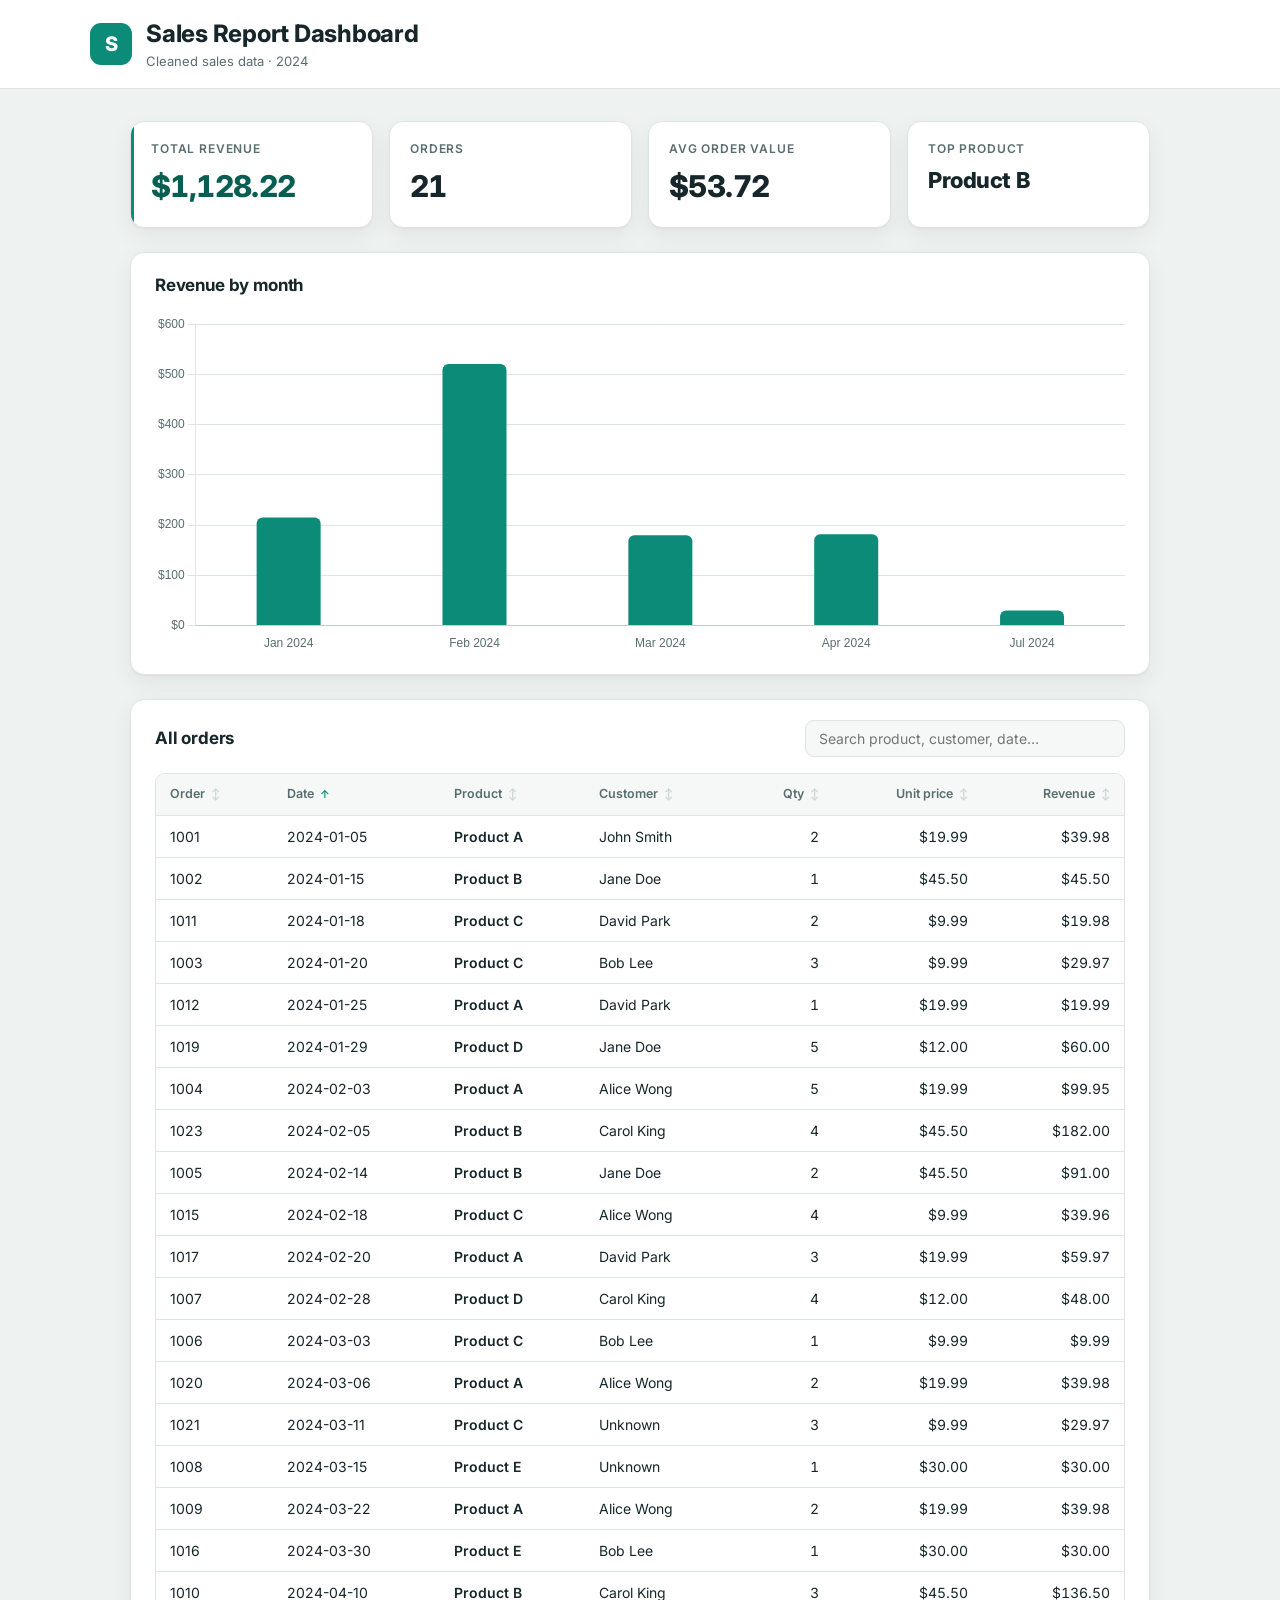
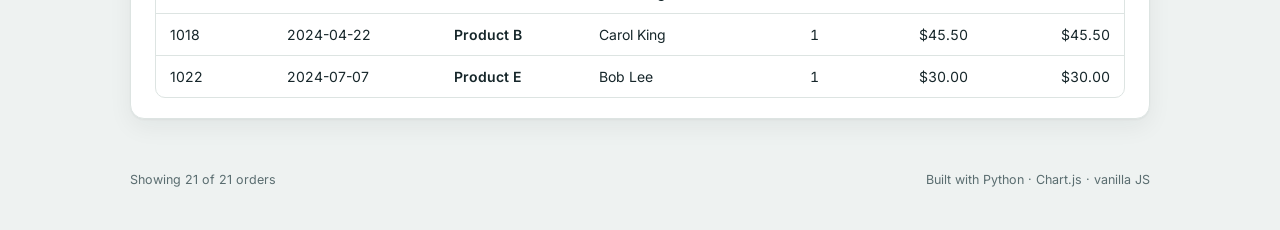
<file: index.html>
<!DOCTYPE html>
<html lang="en">
<head>
  <meta charset="UTF-8">
  <meta name="viewport" content="width=device-width, initial-scale=1.0">
  <title>Sales Report Dashboard</title>
  <link rel="preconnect" href="https://fonts.googleapis.com">
  <link rel="preconnect" href="https://fonts.gstatic.com" crossorigin>
  <link href="https://fonts.googleapis.com/css2?family=Inter:wght@400;500;600;700;800&display=swap" rel="stylesheet">
  <link rel="stylesheet" href="style.css">
  <script src="vendor/chart.umd.min.js"></script>
</head>
<body>
  <header class="topbar">
    <div class="brand">
      <span class="logo">S</span>
      <div>
        <h1>Sales Report Dashboard</h1>
        <p class="sub">Cleaned sales data &middot; 2024</p>
      </div>
    </div>
  </header>

  <main class="wrap">
    <section class="cards" id="cards"></section>

    <section class="panel">
      <div class="panel-head">
        <h2>Revenue by month</h2>
      </div>
      <div class="chart-holder">
        <canvas id="revChart"></canvas>
      </div>
    </section>

    <section class="panel">
      <div class="panel-head">
        <h2>All orders</h2>
        <input type="search" id="search" placeholder="Search product, customer, date…" aria-label="Search orders">
      </div>
      <div class="table-scroll">
        <table id="ordersTable">
          <thead>
            <tr>
              <th data-key="order_id">Order</th>
              <th data-key="date">Date</th>
              <th data-key="product">Product</th>
              <th data-key="customer">Customer</th>
              <th data-key="quantity" class="num">Qty</th>
              <th data-key="unit_price" class="num">Unit price</th>
              <th data-key="revenue" class="num">Revenue</th>
            </tr>
          </thead>
          <tbody id="tbody"></tbody>
        </table>
      </div>
      <p class="empty" id="empty" hidden>No matching orders.</p>
    </section>
  </main>

  <footer class="foot">
    <span id="rowcount"></span>
    <span>Built with Python &middot; Chart.js &middot; vanilla JS</span>
  </footer>

  <script src="script.js"></script>
</body>
</html>
</file>
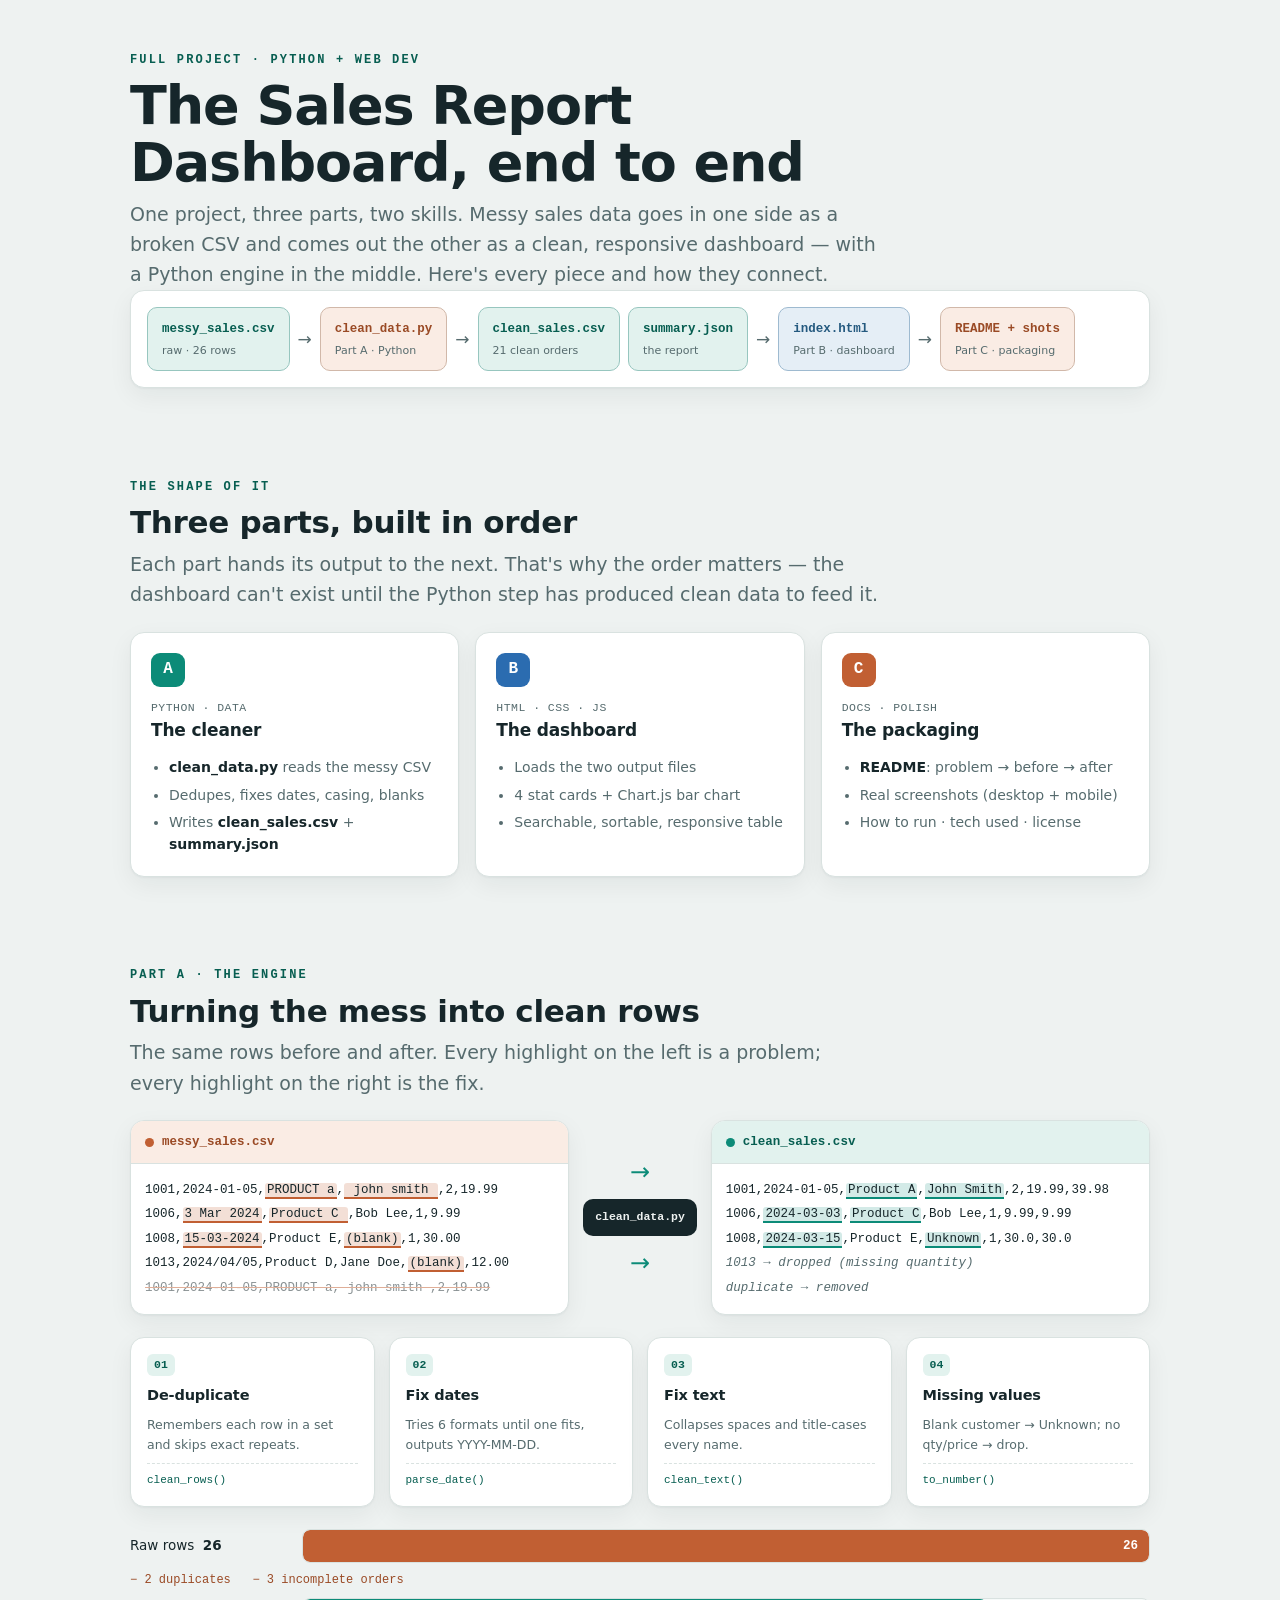
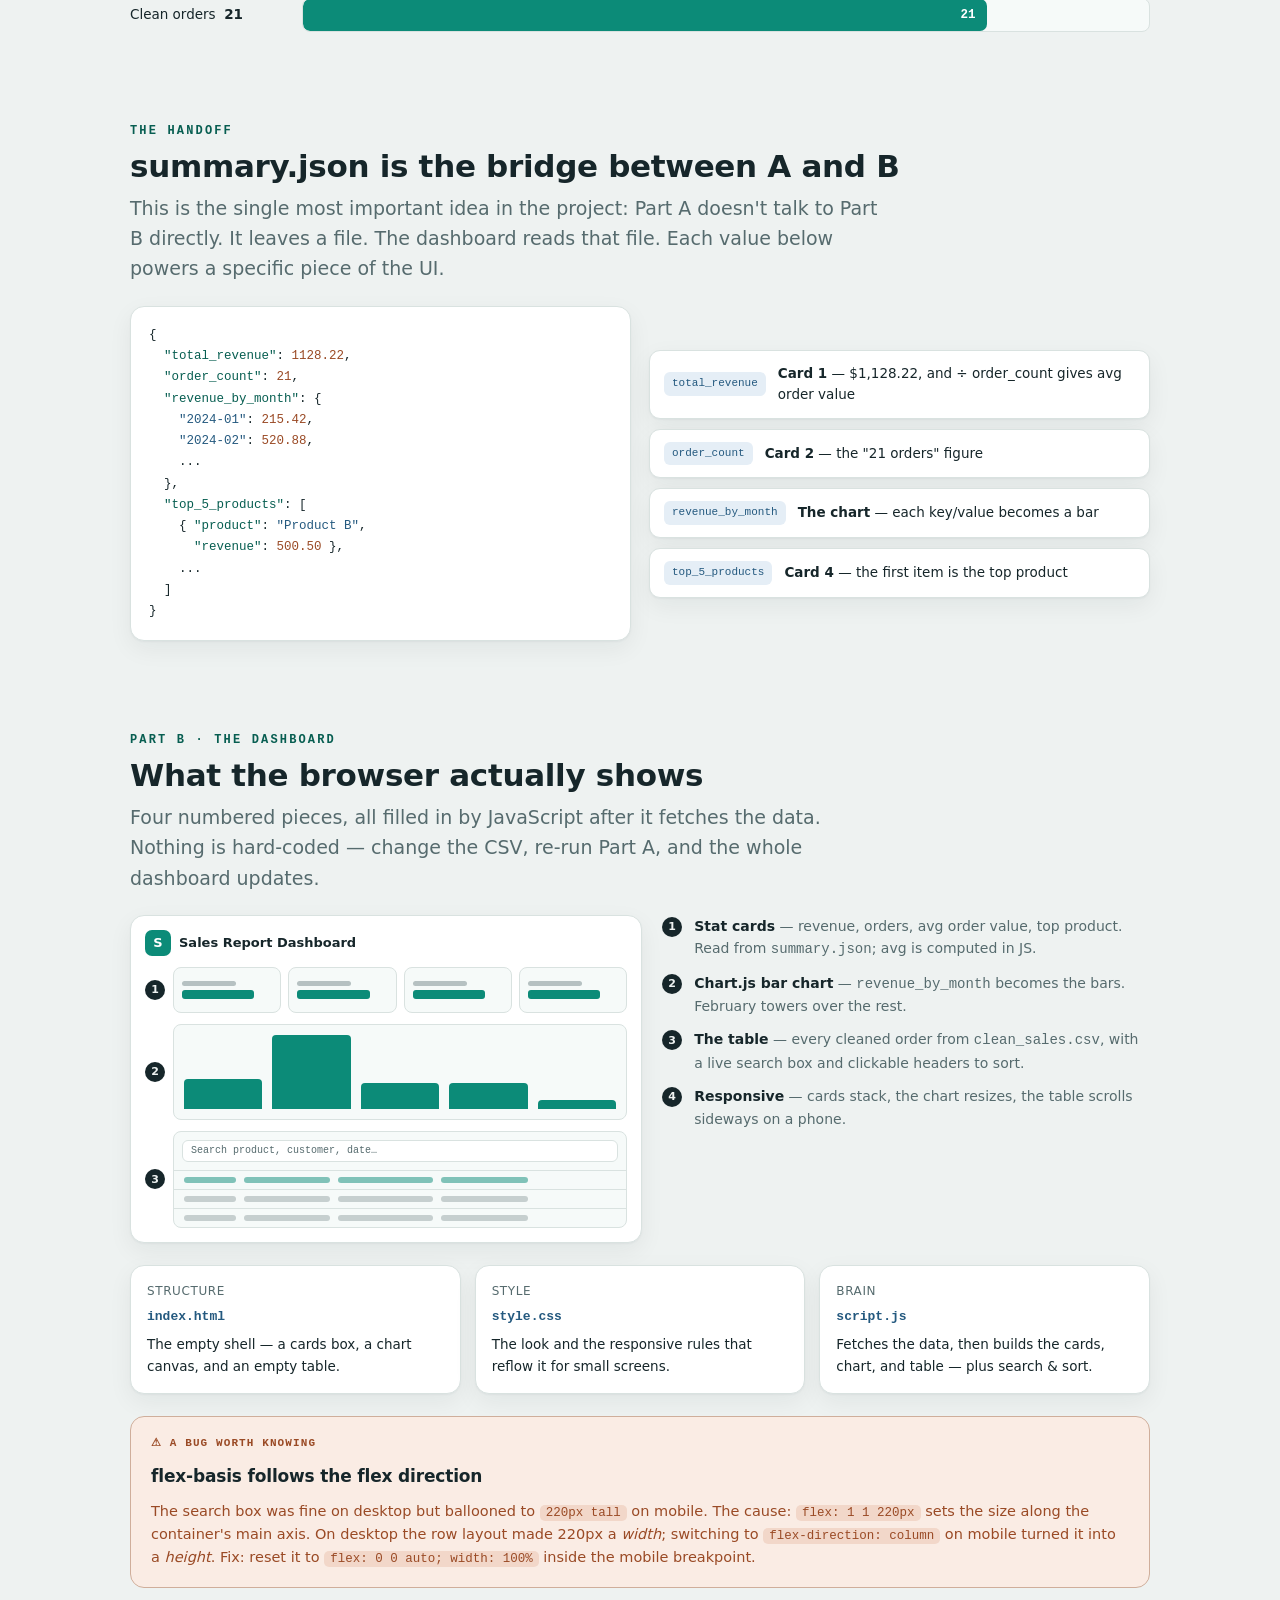
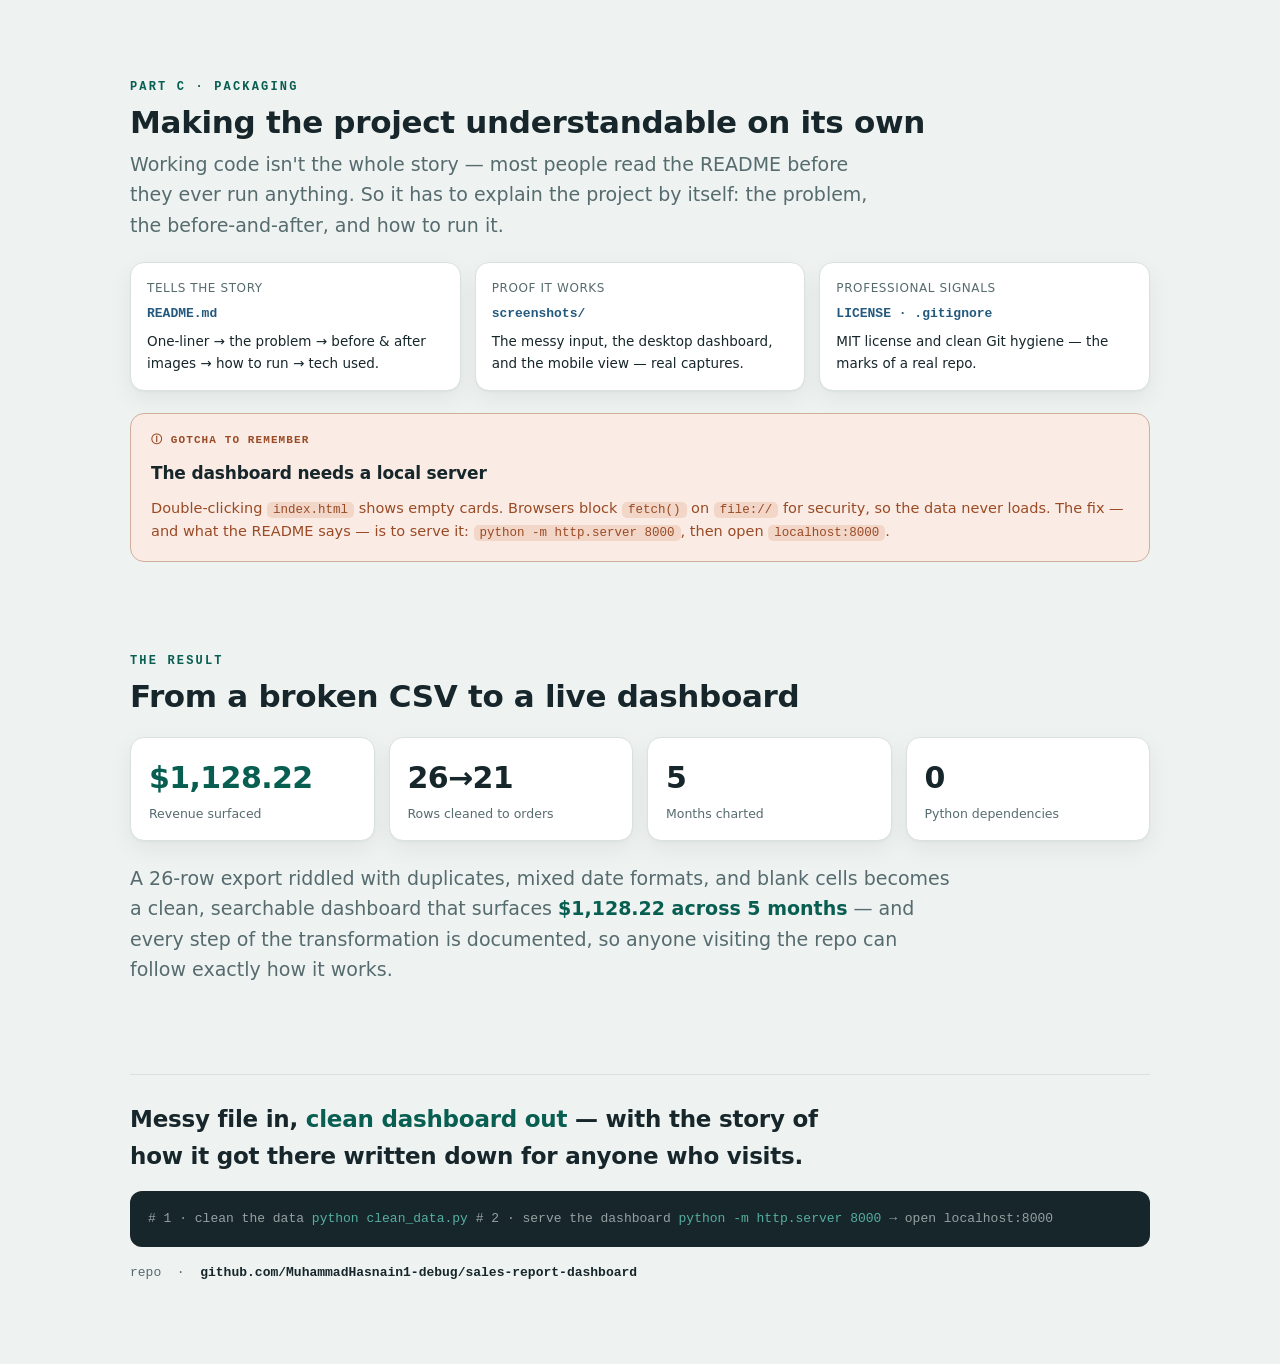
<file: walkthrough.html>
<!DOCTYPE html>
<html lang="en">
<head>
<meta charset="utf-8">
<meta name="viewport" content="width=device-width, initial-scale=1">
<title>Sales Report Dashboard — Full Project Walkthrough</title>
<style>
  :root {
    --bg: #EEF2F1; --surface: #FFFFFF; --surface-2: #F6FAF9; --ink: #16262A;
    --muted: #566B6E; --line: #D9E2E0;
    --accent: #0C8B78; --accent-ink: #075E51; --accent-bg: #E2F2EE;
    --warm: #C15F33; --warm-ink: #9A4A25; --warm-bg: #FAECE4;
    --blue: #2b6cb0; --blue-ink: #24597f; --blue-bg: #e5eef6;
    --shadow: 0 1px 2px rgba(16,38,42,.04), 0 8px 24px rgba(16,38,42,.06);
    --font-sans: "Segoe UI", system-ui, -apple-system, "Helvetica Neue", Arial, sans-serif;
    --font-mono: "Cascadia Code", "Cascadia Mono", ui-monospace, "Consolas", "SF Mono", Menlo, monospace;
    --maxw: 1100px; --r: 14px;
  }
  @media (prefers-color-scheme: dark) {
    :root {
      --bg: #0E1A1D; --surface: #152529; --surface-2: #1B2E33; --ink: #E8F0EE;
      --muted: #90A5A5; --line: #26393D;
      --accent: #2FC9B0; --accent-ink: #83E7D7; --accent-bg: #133029;
      --warm: #E4926A; --warm-ink: #F0B394; --warm-bg: #2A2019;
      --blue: #7fb0e0; --blue-ink: #a8cbec; --blue-bg: #17262f;
      --shadow: 0 1px 2px rgba(0,0,0,.2), 0 10px 30px rgba(0,0,0,.35);
    }
  }
  :root[data-theme="light"] {
    --bg: #EEF2F1; --surface: #FFFFFF; --surface-2: #F6FAF9; --ink: #16262A;
    --muted: #566B6E; --line: #D9E2E0; --accent: #0C8B78; --accent-ink: #075E51;
    --accent-bg: #E2F2EE; --warm: #C15F33; --warm-ink: #9A4A25; --warm-bg: #FAECE4;
    --blue: #2b6cb0; --blue-ink: #24597f; --blue-bg: #e5eef6;
    --shadow: 0 1px 2px rgba(16,38,42,.04), 0 8px 24px rgba(16,38,42,.06);
  }
  :root[data-theme="dark"] {
    --bg: #0E1A1D; --surface: #152529; --surface-2: #1B2E33; --ink: #E8F0EE;
    --muted: #90A5A5; --line: #26393D; --accent: #2FC9B0; --accent-ink: #83E7D7;
    --accent-bg: #133029; --warm: #E4926A; --warm-ink: #F0B394; --warm-bg: #2A2019;
    --blue: #7fb0e0; --blue-ink: #a8cbec; --blue-bg: #17262f;
    --shadow: 0 1px 2px rgba(0,0,0,.2), 0 10px 30px rgba(0,0,0,.35);
  }

  * { box-sizing: border-box; }
  body {
    margin: 0;
    background:
      radial-gradient(1100px 560px at 100% -8%, color-mix(in srgb, var(--accent) 9%, transparent), transparent 60%),
      var(--bg);
    color: var(--ink); font-family: var(--font-sans); line-height: 1.6;
    -webkit-font-smoothing: antialiased;
  }
  .page {
    max-width: var(--maxw); margin: 0 auto;
    padding: clamp(20px,4vw,56px) clamp(16px,4vw,40px) 72px;
    display: flex; flex-direction: column; gap: clamp(50px,7vw,90px);
  }
  section { display: flex; flex-direction: column; gap: 22px; }

  .eyebrow { font-family: var(--font-mono); font-size: 12px; letter-spacing: .18em;
    text-transform: uppercase; color: var(--accent-ink); margin: 0; font-weight: 600; }
  h1 { font-size: clamp(30px,5.4vw,54px); line-height: 1.04; letter-spacing: -0.02em;
    margin: 0; text-wrap: balance; font-weight: 800; }
  h2 { font-size: clamp(22px,3.2vw,31px); line-height: 1.15; letter-spacing: -0.01em;
    margin: 0; text-wrap: balance; font-weight: 750; }
  h3 { margin: 0; font-size: 17px; font-weight: 700; letter-spacing: -0.01em; }
  p { margin: 0; }
  .deck { font-size: clamp(16px,2.2vw,19px); color: var(--muted); max-width: 62ch; }
  .sec-head { display: flex; flex-direction: column; gap: 8px; }

  .card, .part, .step, .panel, .lesson, .filecard, .mock { transition: transform .18s ease; }

  /* ---- end-to-end flow ---- */
  .flow {
    display: flex; flex-wrap: wrap; align-items: stretch; gap: 8px;
    background: var(--surface); border: 1px solid var(--line);
    border-radius: var(--r); padding: 16px; box-shadow: var(--shadow);
  }
  .node { display: flex; flex-direction: column; gap: 3px; padding: 11px 14px;
    border-radius: 10px; background: var(--surface-2); border: 1px solid var(--line); }
  .node .k { font-family: var(--font-mono); font-size: 12.5px; font-weight: 600; }
  .node .d { font-size: 11px; color: var(--muted); }
  .node.file { background: var(--accent-bg); border-color: color-mix(in srgb, var(--accent) 32%, var(--line)); }
  .node.file .k { color: var(--accent-ink); }
  .node.code { background: var(--warm-bg); border-color: color-mix(in srgb, var(--warm) 32%, var(--line)); }
  .node.code .k { color: var(--warm-ink); }
  .node.ui { background: var(--blue-bg); border-color: color-mix(in srgb, var(--blue) 34%, var(--line)); }
  .node.ui .k { color: var(--blue-ink); }
  .conn { align-self: center; color: var(--muted); font-size: 17px; }

  /* ---- three parts ---- */
  .parts { display: grid; grid-template-columns: repeat(3,1fr); gap: 16px; }
  .part { background: var(--surface); border: 1px solid var(--line); border-radius: var(--r);
    padding: 20px; box-shadow: var(--shadow); display: flex; flex-direction: column; gap: 12px; }
  .part:hover { transform: translateY(-2px); }
  .badge { width: 34px; height: 34px; border-radius: 9px; display: grid; place-items: center;
    font-weight: 800; font-family: var(--font-mono); color: #fff; }
  .part.a .badge { background: var(--accent); }
  .part.b .badge { background: var(--blue); }
  .part.c .badge { background: var(--warm); }
  .part .role { font-family: var(--font-mono); font-size: 11.5px; color: var(--muted); letter-spacing: .04em; }
  .part ul { margin: 0; padding-left: 18px; color: var(--muted); font-size: 14px; display: flex; flex-direction: column; gap: 5px; }
  .part ul b { color: var(--ink); font-weight: 600; }

  /* ---- before/after data cards ---- */
  .transform { display: grid; grid-template-columns: 1fr auto 1fr; align-items: stretch; gap: 14px; }
  .card { background: var(--surface); border: 1px solid var(--line); border-radius: var(--r);
    box-shadow: var(--shadow); overflow: hidden; display: flex; flex-direction: column; }
  .card-head { display: flex; align-items: center; gap: 8px; padding: 11px 14px;
    font-family: var(--font-mono); font-size: 12.5px; border-bottom: 1px solid var(--line); font-weight: 600; }
  .card-head .dot { width: 9px; height: 9px; border-radius: 50%; }
  .card.messy .card-head { background: var(--warm-bg); color: var(--warm-ink); }
  .card.messy .card-head .dot { background: var(--warm); }
  .card.clean .card-head { background: var(--accent-bg); color: var(--accent-ink); }
  .card.clean .card-head .dot { background: var(--accent); }
  .data { font-family: var(--font-mono); font-size: 12.5px; line-height: 1.95; padding: 14px;
    overflow-x: auto; white-space: pre; }
  .flag { background: color-mix(in srgb, var(--warm) 20%, transparent); border-bottom: 2px solid var(--warm);
    border-radius: 3px 3px 0 0; padding: 0 2px; }
  .fix { background: color-mix(in srgb, var(--accent) 18%, transparent); border-bottom: 2px solid var(--accent);
    border-radius: 3px 3px 0 0; padding: 0 2px; }
  .row-dup { opacity: .5; text-decoration: line-through; text-decoration-color: var(--warm); }
  .com { color: var(--muted); font-style: italic; }
  .transform-mid { display: flex; flex-direction: column; align-items: center; justify-content: center; gap: 8px; }
  .engine { background: var(--ink); color: var(--bg); font-family: var(--font-mono); font-size: 11.5px;
    font-weight: 600; padding: 9px 12px; border-radius: 10px; white-space: nowrap; }
  .arrow { color: var(--accent); font-size: 24px; }

  /* ---- mini steps ---- */
  .steps { display: grid; grid-template-columns: repeat(4,1fr); gap: 14px; }
  .step { background: var(--surface); border: 1px solid var(--line); border-radius: var(--r);
    padding: 16px; box-shadow: var(--shadow); display: flex; flex-direction: column; gap: 8px; }
  .step .n { font-family: var(--font-mono); font-size: 11.5px; font-weight: 700; color: var(--accent-ink);
    background: var(--accent-bg); border-radius: 6px; padding: 2px 7px; align-self: flex-start; }
  .step h3 { font-size: 14.5px; }
  .step p { font-size: 12.5px; color: var(--muted); }
  .step .fn { font-family: var(--font-mono); font-size: 11px; color: var(--accent-ink);
    border-top: 1px dashed var(--line); padding-top: 8px; }

  /* ---- funnel ---- */
  .funnel { display: flex; flex-direction: column; gap: 8px; }
  .fbar { display: grid; grid-template-columns: 160px 1fr; align-items: center; gap: 12px; }
  .fbar .lab { font-size: 13.5px; } .fbar .lab b { font-variant-numeric: tabular-nums; }
  .track { background: var(--surface-2); border: 1px solid var(--line); border-radius: 8px; height: 34px; overflow: hidden; }
  .meter { height: 100%; display: flex; align-items: center; justify-content: flex-end; padding-right: 11px;
    font-family: var(--font-mono); font-size: 12.5px; font-weight: 600; color: #fff; white-space: nowrap; border-radius: 7px; }
  .meter.raw { background: var(--warm); } .meter.mid { background: color-mix(in srgb, var(--warm) 50%, var(--accent)); }
  .meter.clean { background: var(--accent); }
  .drop { font-size: 12px; color: var(--warm-ink); font-family: var(--font-mono); }

  /* ---- handoff ---- */
  .handoff { display: grid; grid-template-columns: 1fr 1fr; gap: 18px; align-items: center; }
  pre { margin: 0; }
  .json { background: var(--surface); border: 1px solid var(--line); border-radius: var(--r);
    padding: 18px; box-shadow: var(--shadow); overflow-x: auto; }
  .json code { font-family: var(--font-mono); font-size: 12.5px; line-height: 1.7; }
  .jkey { color: var(--accent-ink); } .jnum { color: var(--warm-ink); } .jstr { color: var(--blue-ink); }
  .maps { display: flex; flex-direction: column; gap: 10px; }
  .map { display: flex; align-items: center; gap: 12px; background: var(--surface); border: 1px solid var(--line);
    border-radius: 11px; padding: 12px 14px; box-shadow: var(--shadow); }
  .map .badge2 { font-family: var(--font-mono); font-size: 11px; color: var(--blue-ink); background: var(--blue-bg);
    border-radius: 6px; padding: 3px 8px; white-space: nowrap; flex: none; }
  .map p { font-size: 13.5px; } .map p b { color: var(--ink); }

  /* ---- dashboard anatomy mock ---- */
  .anatomy { display: grid; grid-template-columns: 1.05fr 1fr; gap: 20px; align-items: start; }
  .mock { background: var(--surface); border: 1px solid var(--line); border-radius: var(--r);
    padding: 14px; box-shadow: var(--shadow); display: flex; flex-direction: column; gap: 11px; }
  .mock-row { display: flex; align-items: center; gap: 8px; }
  .m-logo { width: 26px; height: 26px; border-radius: 7px; background: var(--accent); color: #fff;
    display: grid; place-items: center; font-weight: 800; font-size: 13px; }
  .m-title { font-weight: 700; font-size: 13px; }
  .pin { width: 20px; height: 20px; border-radius: 50%; background: var(--ink); color: var(--bg);
    font-size: 11px; font-weight: 700; display: grid; place-items: center; flex: none; }
  .m-cards { display: grid; grid-template-columns: repeat(4,1fr); gap: 7px; }
  .m-card { background: var(--surface-2); border: 1px solid var(--line); border-radius: 8px; padding: 8px; height: 46px;
    display: flex; flex-direction: column; justify-content: center; gap: 4px; }
  .m-card .ml { height: 5px; width: 60%; background: var(--muted); opacity: .4; border-radius: 3px; }
  .m-card .mv { height: 9px; width: 80%; background: var(--accent); border-radius: 3px; }
  .m-chart { background: var(--surface-2); border: 1px solid var(--line); border-radius: 8px; padding: 10px;
    display: flex; align-items: flex-end; gap: 10px; height: 96px; }
  .m-chart .b { flex: 1; background: var(--accent); border-radius: 4px 4px 0 0; }
  .m-table { background: var(--surface-2); border: 1px solid var(--line); border-radius: 8px; overflow: hidden; }
  .m-search { height: 22px; margin: 8px; border-radius: 6px; border: 1px solid var(--line); background: var(--surface);
    display: flex; align-items: center; padding: 0 8px; font-size: 10px; color: var(--muted); font-family: var(--font-mono); }
  .m-tr { display: flex; gap: 8px; padding: 6px 10px; border-top: 1px solid var(--line); }
  .m-tr span { height: 6px; border-radius: 3px; background: var(--muted); opacity: .3; }
  .m-tr.h span { background: var(--accent); opacity: .5; }
  .callouts { display: flex; flex-direction: column; gap: 11px; }
  .callout { display: flex; gap: 12px; align-items: flex-start; }
  .callout .pin { margin-top: 2px; }
  .callout p { font-size: 14px; color: var(--muted); } .callout p b { color: var(--ink); }

  /* ---- files + flow2 ---- */
  .files { display: grid; grid-template-columns: repeat(3,1fr); gap: 14px; }
  .filecard { background: var(--surface); border: 1px solid var(--line); border-radius: var(--r); padding: 16px;
    box-shadow: var(--shadow); display: flex; flex-direction: column; gap: 6px; }
  .filecard .fname { font-family: var(--font-mono); font-size: 13px; font-weight: 700; color: var(--blue-ink); }
  .filecard .frole { font-size: 12px; color: var(--muted); text-transform: uppercase; letter-spacing: .05em; }
  .filecard p { font-size: 13.5px; color: var(--ink); }

  /* ---- lesson callout ---- */
  .lesson { background: var(--warm-bg); border: 1px solid color-mix(in srgb, var(--warm) 40%, var(--line));
    border-radius: var(--r); padding: 18px 20px; display: flex; flex-direction: column; gap: 10px; }
  .lesson .tag { font-family: var(--font-mono); font-size: 11px; letter-spacing: .1em; text-transform: uppercase;
    color: var(--warm-ink); font-weight: 700; display: flex; align-items: center; gap: 8px; }
  .lesson h3 { color: var(--ink); }
  .lesson p { font-size: 14.5px; color: var(--warm-ink); }
  .lesson code { font-family: var(--font-mono); background: color-mix(in srgb, var(--warm) 15%, transparent);
    color: var(--warm-ink); padding: 1px 6px; border-radius: 5px; font-size: 12.5px; }

  /* ---- stats ---- */
  .stats { display: grid; grid-template-columns: repeat(4,1fr); gap: 14px; }
  .stat { background: var(--surface); border: 1px solid var(--line); border-radius: var(--r); padding: 16px 18px; box-shadow: var(--shadow); }
  .stat .num { font-size: clamp(22px,3.4vw,30px); font-weight: 800; letter-spacing: -0.02em; font-variant-numeric: tabular-nums; }
  .stat .num.pos { color: var(--accent-ink); }
  .stat .l { font-size: 12.5px; color: var(--muted); margin-top: 2px; }

  /* ---- footer ---- */
  .foot { border-top: 1px solid var(--line); padding-top: 26px; display: flex; flex-direction: column; gap: 16px; }
  .foot .lead { font-size: clamp(18px,2.6vw,23px); font-weight: 700; letter-spacing: -0.01em; text-wrap: balance; }
  .foot .lead .hl { color: var(--accent-ink); }
  .runbox { background: var(--ink); color: var(--bg); border-radius: 12px; padding: 16px 18px;
    font-family: var(--font-mono); font-size: 13px; line-height: 1.9; overflow-x: auto; }
  .runbox .c { color: color-mix(in srgb, var(--accent) 70%, #fff); }
  .runbox .cm { opacity: .6; }
  .repo { font-family: var(--font-mono); font-size: 13px; color: var(--muted); word-break: break-all; }
  .repo b { color: var(--ink); }

  @media (max-width: 900px) {
    .parts, .steps, .stats { grid-template-columns: repeat(2,1fr); }
    .handoff, .anatomy, .files { grid-template-columns: 1fr; }
  }
  @media (max-width: 560px) {
    .transform { grid-template-columns: 1fr; }
    .transform-mid { flex-direction: row; } .transform-mid .arrow { transform: rotate(90deg); }
    .parts, .steps, .stats, .m-cards { grid-template-columns: 1fr; }
    .m-cards { grid-template-columns: repeat(2,1fr); }
    .fbar { grid-template-columns: 1fr; gap: 5px; }
  }
  @media (prefers-reduced-motion: reduce) { * { transition: none !important; } }
</style>

</head>
<body>
<main class="page">

  <header class="hero">
    <div class="sec-head">
      <p class="eyebrow">Full Project · Python + Web Dev</p>
      <h1>The Sales Report Dashboard, end to end</h1>
      <p class="deck">One project, three parts, two skills. Messy sales data goes in one side as a broken CSV and comes out the other as a clean, responsive dashboard — with a Python engine in the middle. Here's every piece and how they connect.</p>
    </div>

    <div class="flow">
      <div class="node file"><span class="k">messy_sales.csv</span><span class="d">raw · 26 rows</span></div>
      <span class="conn">&#8594;</span>
      <div class="node code"><span class="k">clean_data.py</span><span class="d">Part A · Python</span></div>
      <span class="conn">&#8594;</span>
      <div class="node file"><span class="k">clean_sales.csv</span><span class="d">21 clean orders</span></div>
      <div class="node file"><span class="k">summary.json</span><span class="d">the report</span></div>
      <span class="conn">&#8594;</span>
      <div class="node ui"><span class="k">index.html</span><span class="d">Part B · dashboard</span></div>
      <span class="conn">&#8594;</span>
      <div class="node code"><span class="k">README + shots</span><span class="d">Part C · packaging</span></div>
    </div>
  </header>

  <section>
    <div class="sec-head">
      <p class="eyebrow">The shape of it</p>
      <h2>Three parts, built in order</h2>
      <p class="deck">Each part hands its output to the next. That's why the order matters — the dashboard can't exist until the Python step has produced clean data to feed it.</p>
    </div>
    <div class="parts">
      <div class="part a">
        <div class="badge">A</div>
        <div>
          <div class="role">PYTHON · DATA</div>
          <h3>The cleaner</h3>
        </div>
        <ul>
          <li><b>clean_data.py</b> reads the messy CSV</li>
          <li>Dedupes, fixes dates, casing, blanks</li>
          <li>Writes <b>clean_sales.csv</b> + <b>summary.json</b></li>
        </ul>
      </div>
      <div class="part b">
        <div class="badge">B</div>
        <div>
          <div class="role">HTML · CSS · JS</div>
          <h3>The dashboard</h3>
        </div>
        <ul>
          <li>Loads the two output files</li>
          <li>4 stat cards + Chart.js bar chart</li>
          <li>Searchable, sortable, responsive table</li>
        </ul>
      </div>
      <div class="part c">
        <div class="badge">C</div>
        <div>
          <div class="role">DOCS · POLISH</div>
          <h3>The packaging</h3>
        </div>
        <ul>
          <li><b>README</b>: problem → before → after</li>
          <li>Real screenshots (desktop + mobile)</li>
          <li>How to run · tech used · license</li>
        </ul>
      </div>
    </div>
  </section>

  <section>
    <div class="sec-head">
      <p class="eyebrow">Part A · the engine</p>
      <h2>Turning the mess into clean rows</h2>
      <p class="deck">The same rows before and after. Every highlight on the left is a problem; every highlight on the right is the fix.</p>
    </div>

    <div class="transform">
      <div class="card messy">
        <div class="card-head"><span class="dot"></span>messy_sales.csv</div>
        <div class="data">1001,2024-01-05,<span class="flag">PRODUCT a</span>,<span class="flag"> john smith </span>,2,19.99
1006,<span class="flag">3 Mar 2024</span>,<span class="flag">Product C </span>,Bob Lee,1,9.99
1008,<span class="flag">15-03-2024</span>,Product E,<span class="flag">(blank)</span>,1,30.00
1013,2024/04/05,Product D,Jane Doe,<span class="flag">(blank)</span>,12.00
<span class="row-dup">1001,2024-01-05,PRODUCT a, john smith ,2,19.99</span></div>
      </div>
      <div class="transform-mid">
        <span class="arrow">&#8594;</span>
        <div class="engine">clean_data.py</div>
        <span class="arrow">&#8594;</span>
      </div>
      <div class="card clean">
        <div class="card-head"><span class="dot"></span>clean_sales.csv</div>
        <div class="data">1001,2024-01-05,<span class="fix">Product A</span>,<span class="fix">John Smith</span>,2,19.99,39.98
1006,<span class="fix">2024-03-03</span>,<span class="fix">Product C</span>,Bob Lee,1,9.99,9.99
1008,<span class="fix">2024-03-15</span>,Product E,<span class="fix">Unknown</span>,1,30.0,30.0
<span class="com">1013 → dropped (missing quantity)</span>
<span class="com">duplicate → removed</span></div>
      </div>
    </div>

    <div class="steps">
      <div class="step"><span class="n">01</span><h3>De-duplicate</h3><p>Remembers each row in a set and skips exact repeats.</p><span class="fn">clean_rows()</span></div>
      <div class="step"><span class="n">02</span><h3>Fix dates</h3><p>Tries 6 formats until one fits, outputs YYYY-MM-DD.</p><span class="fn">parse_date()</span></div>
      <div class="step"><span class="n">03</span><h3>Fix text</h3><p>Collapses spaces and title-cases every name.</p><span class="fn">clean_text()</span></div>
      <div class="step"><span class="n">04</span><h3>Missing values</h3><p>Blank customer → Unknown; no qty/price → drop.</p><span class="fn">to_number()</span></div>
    </div>

    <div class="funnel">
      <div class="fbar"><div class="lab">Raw rows &nbsp;<b>26</b></div><div class="track"><div class="meter raw" style="width:100%">26</div></div></div>
      <div class="drop">&#8722; 2 duplicates &nbsp; &#8722; 3 incomplete orders</div>
      <div class="fbar"><div class="lab">Clean orders &nbsp;<b>21</b></div><div class="track"><div class="meter clean" style="width:80.8%">21</div></div></div>
    </div>
  </section>

  <section>
    <div class="sec-head">
      <p class="eyebrow">The handoff</p>
      <h2>summary.json is the bridge between A and B</h2>
      <p class="deck">This is the single most important idea in the project: Part A doesn't talk to Part B directly. It leaves a file. The dashboard reads that file. Each value below powers a specific piece of the UI.</p>
    </div>
    <div class="handoff">
      <div class="json"><pre><code>{
  <span class="jkey">"total_revenue"</span>: <span class="jnum">1128.22</span>,
  <span class="jkey">"order_count"</span>: <span class="jnum">21</span>,
  <span class="jkey">"revenue_by_month"</span>: {
    <span class="jstr">"2024-01"</span>: <span class="jnum">215.42</span>,
    <span class="jstr">"2024-02"</span>: <span class="jnum">520.88</span>,
    ...
  },
  <span class="jkey">"top_5_products"</span>: [
    { <span class="jkey">"product"</span>: <span class="jstr">"Product B"</span>,
      <span class="jkey">"revenue"</span>: <span class="jnum">500.50</span> },
    ...
  ]
}</code></pre></div>
      <div class="maps">
        <div class="map"><span class="badge2">total_revenue</span><p><b>Card 1</b> — $1,128.22, and ÷ order_count gives avg order value</p></div>
        <div class="map"><span class="badge2">order_count</span><p><b>Card 2</b> — the "21 orders" figure</p></div>
        <div class="map"><span class="badge2">revenue_by_month</span><p><b>The chart</b> — each key/value becomes a bar</p></div>
        <div class="map"><span class="badge2">top_5_products</span><p><b>Card 4</b> — the first item is the top product</p></div>
      </div>
    </div>
  </section>

  <section>
    <div class="sec-head">
      <p class="eyebrow">Part B · the dashboard</p>
      <h2>What the browser actually shows</h2>
      <p class="deck">Four numbered pieces, all filled in by JavaScript after it fetches the data. Nothing is hard-coded — change the CSV, re-run Part A, and the whole dashboard updates.</p>
    </div>
    <div class="anatomy">
      <div class="mock" aria-hidden="true">
        <div class="mock-row"><span class="m-logo">S</span><span class="m-title">Sales Report Dashboard</span></div>
        <div class="mock-row">
          <span class="pin">1</span>
          <div class="m-cards" style="flex:1">
            <div class="m-card"><span class="ml"></span><span class="mv"></span></div>
            <div class="m-card"><span class="ml"></span><span class="mv"></span></div>
            <div class="m-card"><span class="ml"></span><span class="mv"></span></div>
            <div class="m-card"><span class="ml"></span><span class="mv"></span></div>
          </div>
        </div>
        <div class="mock-row">
          <span class="pin">2</span>
          <div class="m-chart" style="flex:1">
            <div class="b" style="height:41%"></div><div class="b" style="height:100%"></div>
            <div class="b" style="height:35%"></div><div class="b" style="height:35%"></div>
            <div class="b" style="height:12%"></div>
          </div>
        </div>
        <div class="mock-row">
          <span class="pin">3</span>
          <div class="m-table" style="flex:1">
            <div class="m-search">Search product, customer, date…</div>
            <div class="m-tr h"><span style="width:12%"></span><span style="width:20%"></span><span style="width:22%"></span><span style="width:20%"></span></div>
            <div class="m-tr"><span style="width:12%"></span><span style="width:20%"></span><span style="width:22%"></span><span style="width:20%"></span></div>
            <div class="m-tr"><span style="width:12%"></span><span style="width:20%"></span><span style="width:22%"></span><span style="width:20%"></span></div>
          </div>
        </div>
      </div>
      <div class="callouts">
        <div class="callout"><span class="pin">1</span><p><b>Stat cards</b> — revenue, orders, avg order value, top product. Read from <code style="font-family:var(--font-mono)">summary.json</code>; avg is computed in JS.</p></div>
        <div class="callout"><span class="pin">2</span><p><b>Chart.js bar chart</b> — <code style="font-family:var(--font-mono)">revenue_by_month</code> becomes the bars. February towers over the rest.</p></div>
        <div class="callout"><span class="pin">3</span><p><b>The table</b> — every cleaned order from <code style="font-family:var(--font-mono)">clean_sales.csv</code>, with a live search box and clickable headers to sort.</p></div>
        <div class="callout"><span class="pin">4</span><p><b>Responsive</b> — cards stack, the chart resizes, the table scrolls sideways on a phone.</p></div>
      </div>
    </div>

    <div class="files">
      <div class="filecard"><span class="frole">structure</span><span class="fname">index.html</span><p>The empty shell — a cards box, a chart canvas, and an empty table.</p></div>
      <div class="filecard"><span class="frole">style</span><span class="fname">style.css</span><p>The look and the responsive rules that reflow it for small screens.</p></div>
      <div class="filecard"><span class="frole">brain</span><span class="fname">script.js</span><p>Fetches the data, then builds the cards, chart, and table — plus search &amp; sort.</p></div>
    </div>

    <div class="lesson">
      <p class="tag">&#9888; A bug worth knowing</p>
      <h3>flex-basis follows the flex direction</h3>
      <p>The search box was fine on desktop but ballooned to <code>220px tall</code> on mobile. The cause: <code>flex: 1 1 220px</code> sets the size along the container's main axis. On desktop the row layout made 220px a <em>width</em>; switching to <code>flex-direction: column</code> on mobile turned it into a <em>height</em>. Fix: reset it to <code>flex: 0 0 auto; width: 100%</code> inside the mobile breakpoint.</p>
    </div>
  </section>

  <section>
    <div class="sec-head">
      <p class="eyebrow">Part C · packaging</p>
      <h2>Making the project understandable on its own</h2>
      <p class="deck">Working code isn't the whole story — most people read the README before they ever run anything. So it has to explain the project by itself: the problem, the before-and-after, and how to run it.</p>
    </div>
    <div class="files">
      <div class="filecard"><span class="frole">tells the story</span><span class="fname">README.md</span><p>One-liner → the problem → before &amp; after images → how to run → tech used.</p></div>
      <div class="filecard"><span class="frole">proof it works</span><span class="fname">screenshots/</span><p>The messy input, the desktop dashboard, and the mobile view — real captures.</p></div>
      <div class="filecard"><span class="frole">professional signals</span><span class="fname">LICENSE · .gitignore</span><p>MIT license and clean Git hygiene — the marks of a real repo.</p></div>
    </div>

    <div class="lesson">
      <p class="tag">&#9432; Gotcha to remember</p>
      <h3>The dashboard needs a local server</h3>
      <p>Double-clicking <code>index.html</code> shows empty cards. Browsers block <code>fetch()</code> on <code>file://</code> for security, so the data never loads. The fix — and what the README says — is to serve it: <code>python -m http.server 8000</code>, then open <code>localhost:8000</code>.</p>
    </div>
  </section>

  <section>
    <div class="sec-head">
      <p class="eyebrow">The result</p>
      <h2>From a broken CSV to a live dashboard</h2>
    </div>
    <div class="stats">
      <div class="stat"><div class="num pos">$1,128.22</div><div class="l">Revenue surfaced</div></div>
      <div class="stat"><div class="num">26&#8594;21</div><div class="l">Rows cleaned to orders</div></div>
      <div class="stat"><div class="num">5</div><div class="l">Months charted</div></div>
      <div class="stat"><div class="num">0</div><div class="l">Python dependencies</div></div>
    </div>
    <p class="deck" style="max-width:68ch">A 26-row export riddled with duplicates, mixed date formats, and blank cells becomes a clean, searchable dashboard that surfaces <strong style="color:var(--accent-ink)">$1,128.22 across 5 months</strong> — and every step of the transformation is documented, so anyone visiting the repo can follow exactly how it works.</p>
  </section>

  <footer class="foot">
    <p class="lead">Messy file in, <span class="hl">clean dashboard out</span> — with the story of how it got there written down for anyone who visits.</p>
    <div class="runbox">
<span class="cm"># 1 · clean the data</span>
<span class="c">python clean_data.py</span>
<span class="cm"># 2 · serve the dashboard</span>
<span class="c">python -m http.server 8000</span>  <span class="cm">→ open localhost:8000</span>
    </div>
    <p class="repo">repo &nbsp;·&nbsp; <b>github.com/MuhammadHasnain1-debug/sales-report-dashboard</b></p>
  </footer>

</main>

</body>
</html>
</file>
<file: style.css>
:root {
  --bg: #eef2f1;
  --surface: #ffffff;
  --surface-2: #f5f8f7;
  --ink: #16262a;
  --muted: #5a6d70;
  --line: #dde4e2;
  --accent: #0c8b78;
  --accent-ink: #075e51;
  --accent-bg: #e3f3ef;
  --shadow: 0 1px 2px rgba(16,38,42,.05), 0 8px 24px rgba(16,38,42,.06);
  --font: "Inter", "Segoe UI", system-ui, -apple-system, "Helvetica Neue", Arial, sans-serif;
  --mono: "Cascadia Code", "Consolas", ui-monospace, "SF Mono", Menlo, monospace;
}

@media (prefers-color-scheme: dark) {
  :root {
    --bg: #0e1a1c;
    --surface: #152528;
    --surface-2: #1a2d31;
    --ink: #e7f0ee;
    --muted: #8fa4a4;
    --line: #26393c;
    --accent: #2fc9b0;
    --accent-ink: #83e7d7;
    --accent-bg: #133029;
    --shadow: 0 1px 2px rgba(0,0,0,.25), 0 10px 30px rgba(0,0,0,.4);
  }
}

* { box-sizing: border-box; }

body {
  margin: 0;
  background: var(--bg);
  color: var(--ink);
  font-family: var(--font);
  line-height: 1.5;
  -webkit-font-smoothing: antialiased;
}

h1, h2 { margin: 0; letter-spacing: -0.01em; }

.topbar {
  background: var(--surface);
  border-bottom: 1px solid var(--line);
  padding: 16px clamp(16px, 4vw, 40px);
}

.brand { display: flex; align-items: center; gap: 14px; max-width: 1100px; margin: 0 auto; }

.logo {
  width: 42px; height: 42px;
  display: grid; place-items: center;
  background: var(--accent);
  color: #fff;
  font-weight: 800;
  font-size: 20px;
  border-radius: 11px;
  flex: none;
}

.brand h1 { font-size: clamp(19px, 3vw, 24px); font-weight: 750; }
.sub { margin: 0; color: var(--muted); font-size: 13px; }

.wrap {
  max-width: 1100px;
  margin: 0 auto;
  padding: clamp(18px, 3.5vw, 32px) clamp(16px, 4vw, 40px);
  display: flex;
  flex-direction: column;
  gap: clamp(16px, 2.5vw, 24px);
}

/* stat cards */
.cards {
  display: grid;
  grid-template-columns: repeat(4, 1fr);
  gap: 16px;
}

.stat {
  background: var(--surface);
  border: 1px solid var(--line);
  border-radius: 14px;
  padding: 18px 20px;
  box-shadow: var(--shadow);
  display: flex;
  flex-direction: column;
  gap: 6px;
}

.stat .label {
  font-size: 12px;
  text-transform: uppercase;
  letter-spacing: .07em;
  color: var(--muted);
  font-weight: 600;
}

.stat .value {
  font-size: clamp(22px, 3.4vw, 30px);
  font-weight: 800;
  letter-spacing: -0.02em;
  font-variant-numeric: tabular-nums;
}

.stat.accent .value { color: var(--accent-ink); }

.stat .value.text { font-size: clamp(18px, 2.6vw, 22px); }

/* panels */
.panel {
  background: var(--surface);
  border: 1px solid var(--line);
  border-radius: 14px;
  box-shadow: var(--shadow);
  padding: 20px clamp(16px, 2.5vw, 24px);
}

.panel-head {
  display: flex;
  align-items: center;
  justify-content: space-between;
  gap: 14px;
  flex-wrap: wrap;
  margin-bottom: 16px;
}

.panel-head h2 { font-size: 17px; font-weight: 700; }

.chart-holder { position: relative; height: clamp(240px, 40vw, 340px); }

#search {
  font-family: var(--font);
  font-size: 14px;
  padding: 9px 13px;
  border: 1px solid var(--line);
  border-radius: 9px;
  background: var(--surface-2);
  color: var(--ink);
  min-width: 220px;
  flex: 1 1 220px;
  max-width: 320px;
}

#search:focus { outline: 2px solid var(--accent); outline-offset: 1px; border-color: transparent; }

/* table */
.table-scroll { overflow-x: auto; border: 1px solid var(--line); border-radius: 10px; }

table { width: 100%; border-collapse: collapse; font-size: 14px; }

thead th {
  text-align: left;
  padding: 11px 14px;
  background: var(--surface-2);
  color: var(--muted);
  font-weight: 600;
  font-size: 12.5px;
  white-space: nowrap;
  cursor: pointer;
  user-select: none;
  border-bottom: 1px solid var(--line);
  position: sticky;
  top: 0;
}

thead th:hover { color: var(--accent-ink); }

thead th::after { content: "\2195"; opacity: .25; margin-left: 6px; font-size: 11px; }
thead th.sort-asc::after { content: "\2191"; opacity: 1; color: var(--accent); }
thead th.sort-desc::after { content: "\2193"; opacity: 1; color: var(--accent); }

tbody td {
  padding: 10px 14px;
  border-bottom: 1px solid var(--line);
  white-space: nowrap;
}

tbody tr:last-child td { border-bottom: none; }
tbody tr:hover { background: var(--surface-2); }

.num { text-align: right; font-variant-numeric: tabular-nums; }

td.product { font-weight: 600; }

.empty { text-align: center; color: var(--muted); padding: 22px; font-size: 14px; }

.foot {
  max-width: 1100px;
  margin: 0 auto;
  padding: 20px clamp(16px, 4vw, 40px) 40px;
  display: flex;
  justify-content: space-between;
  gap: 12px;
  flex-wrap: wrap;
  color: var(--muted);
  font-size: 12.5px;
}

/* responsive */
@media (max-width: 780px) {
  .cards { grid-template-columns: repeat(2, 1fr); }
}

@media (max-width: 440px) {
  .cards { grid-template-columns: 1fr; }
  .panel-head { flex-direction: column; align-items: stretch; }
  #search { max-width: none; flex: 0 0 auto; width: 100%; }
}

/* entrance + hover polish */
@keyframes fadeup { from { opacity: 0; transform: translateY(14px); } to { opacity: 1; transform: none; } }
.stat, .panel { animation: fadeup .55s ease both; }
.cards .stat:nth-child(2) { animation-delay: .06s; }
.cards .stat:nth-child(3) { animation-delay: .12s; }
.cards .stat:nth-child(4) { animation-delay: .18s; }
.panel { animation-delay: .12s; }
.stat { transition: transform .2s ease, box-shadow .25s ease, border-color .2s ease; }
.stat:hover { transform: translateY(-3px); border-color: var(--accent); }
.stat.accent { position: relative; overflow: hidden; }
.stat.accent::after { content: ""; position: absolute; inset: 0 auto 0 0; width: 3px; background: var(--accent); }
.panel { transition: box-shadow .25s ease; }

@media (prefers-reduced-motion: reduce) {
  .stat, .panel { animation: none; }
  .stat:hover { transform: none; }
}
</file>
